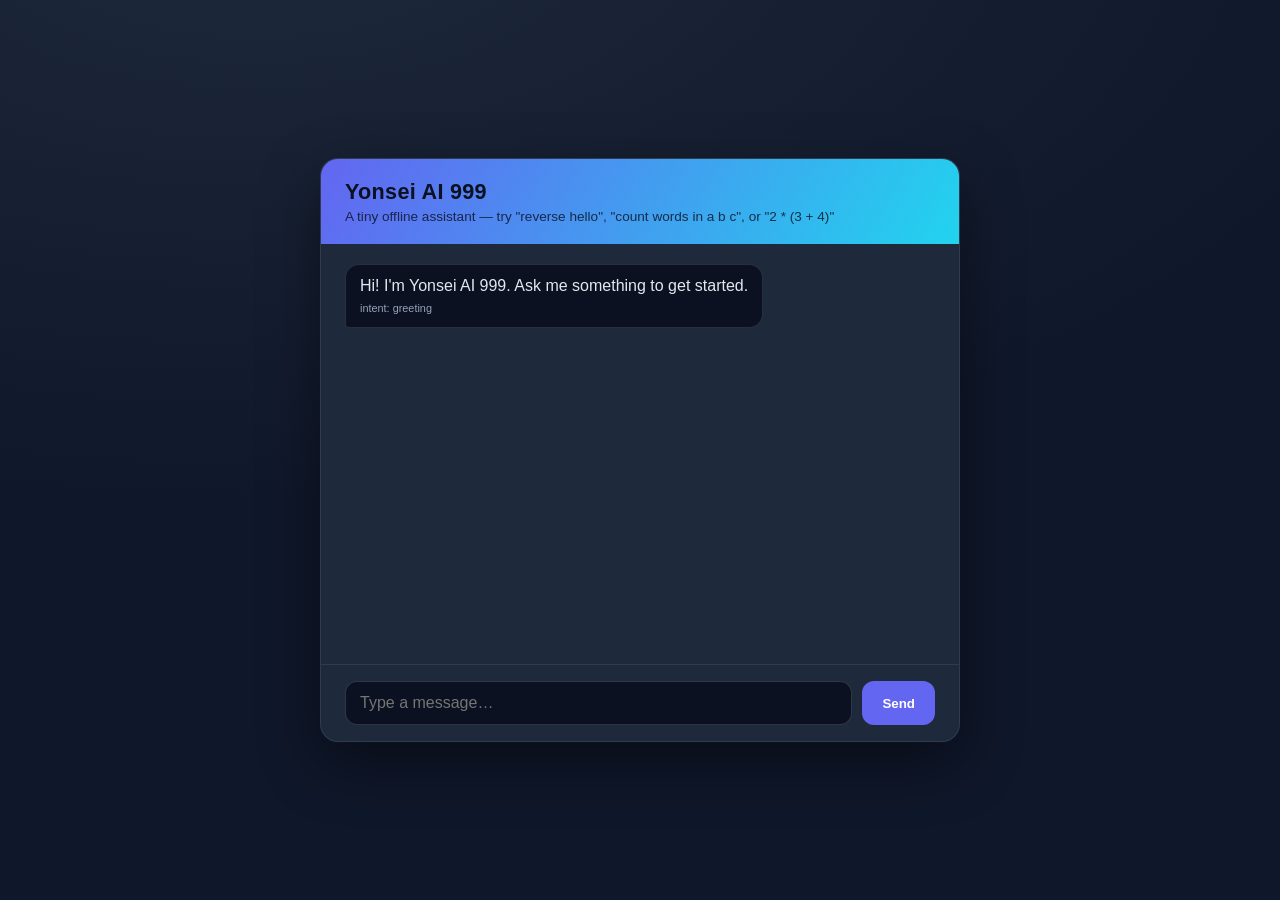
<file: templates/index.html>
<!DOCTYPE html>
<html lang="en">
  <head>
    <meta charset="UTF-8" />
    <meta name="viewport" content="width=device-width, initial-scale=1.0" />
    <title>Yonsei AI 999</title>
    <style>
      :root {
        --bg: #0f172a;
        --panel: #1e293b;
        --accent: #6366f1;
        --accent-2: #22d3ee;
        --text: #e2e8f0;
        --muted: #94a3b8;
      }
      * { box-sizing: border-box; }
      body {
        margin: 0;
        font-family: -apple-system, BlinkMacSystemFont, "Segoe UI", Roboto, sans-serif;
        background: radial-gradient(1200px 600px at 20% -10%, #1e293b, var(--bg));
        color: var(--text);
        min-height: 100vh;
        display: flex;
        align-items: center;
        justify-content: center;
        padding: 24px;
      }
      .app {
        width: 100%;
        max-width: 640px;
        background: var(--panel);
        border-radius: 18px;
        box-shadow: 0 20px 60px rgba(0, 0, 0, 0.45);
        overflow: hidden;
        border: 1px solid rgba(148, 163, 184, 0.15);
      }
      header {
        padding: 20px 24px;
        background: linear-gradient(120deg, var(--accent), var(--accent-2));
        color: #0b1120;
      }
      header h1 { margin: 0; font-size: 1.35rem; letter-spacing: 0.3px; }
      header p { margin: 4px 0 0; font-size: 0.85rem; opacity: 0.8; }
      #log {
        height: 420px;
        overflow-y: auto;
        padding: 20px 24px;
        display: flex;
        flex-direction: column;
        gap: 12px;
      }
      .msg { max-width: 80%; padding: 10px 14px; border-radius: 14px; line-height: 1.4; white-space: pre-wrap; }
      .user { align-self: flex-end; background: var(--accent); color: #fff; border-bottom-right-radius: 4px; }
      .bot { align-self: flex-start; background: #0b1120; border: 1px solid rgba(148, 163, 184, 0.2); border-bottom-left-radius: 4px; }
      .intent { display: block; font-size: 0.68rem; color: var(--muted); margin-top: 4px; }
      form { display: flex; gap: 10px; padding: 16px 24px; border-top: 1px solid rgba(148, 163, 184, 0.15); }
      input {
        flex: 1;
        padding: 12px 14px;
        border-radius: 12px;
        border: 1px solid rgba(148, 163, 184, 0.25);
        background: #0b1120;
        color: var(--text);
        font-size: 1rem;
      }
      input:focus { outline: 2px solid var(--accent); }
      button {
        padding: 12px 20px;
        border: none;
        border-radius: 12px;
        background: var(--accent);
        color: #fff;
        font-weight: 600;
        cursor: pointer;
      }
      button:hover { filter: brightness(1.1); }
    </style>
  </head>
  <body>
    <div class="app">
      <header>
        <h1>Yonsei AI 999</h1>
        <p>A tiny offline assistant — try "reverse hello", "count words in a b c", or "2 * (3 + 4)"</p>
      </header>
      <div id="log">
        <div class="msg bot">Hi! I'm Yonsei AI 999. Ask me something to get started.<span class="intent">intent: greeting</span></div>
      </div>
      <form id="form">
        <input id="input" autocomplete="off" placeholder="Type a message…" />
        <button type="submit">Send</button>
      </form>
    </div>

    <script>
      const log = document.getElementById("log");
      const form = document.getElementById("form");
      const input = document.getElementById("input");

      function add(text, cls, intent) {
        const el = document.createElement("div");
        el.className = `msg ${cls}`;
        el.textContent = text;
        if (intent) {
          const tag = document.createElement("span");
          tag.className = "intent";
          tag.textContent = `intent: ${intent}`;
          el.appendChild(tag);
        }
        log.appendChild(el);
        log.scrollTop = log.scrollHeight;
      }

      form.addEventListener("submit", async (e) => {
        e.preventDefault();
        const message = input.value.trim();
        if (!message) return;
        add(message, "user");
        input.value = "";
        try {
          const res = await fetch("/api/chat", {
            method: "POST",
            headers: { "Content-Type": "application/json" },
            body: JSON.stringify({ message }),
          });
          const data = await res.json();
          if (data.error) {
            add(`Error: ${data.error}`, "bot");
          } else {
            add(data.reply, "bot", data.intent);
          }
        } catch (err) {
          add(`Network error: ${err}`, "bot");
        }
      });
    </script>
  </body>
</html>
</file>
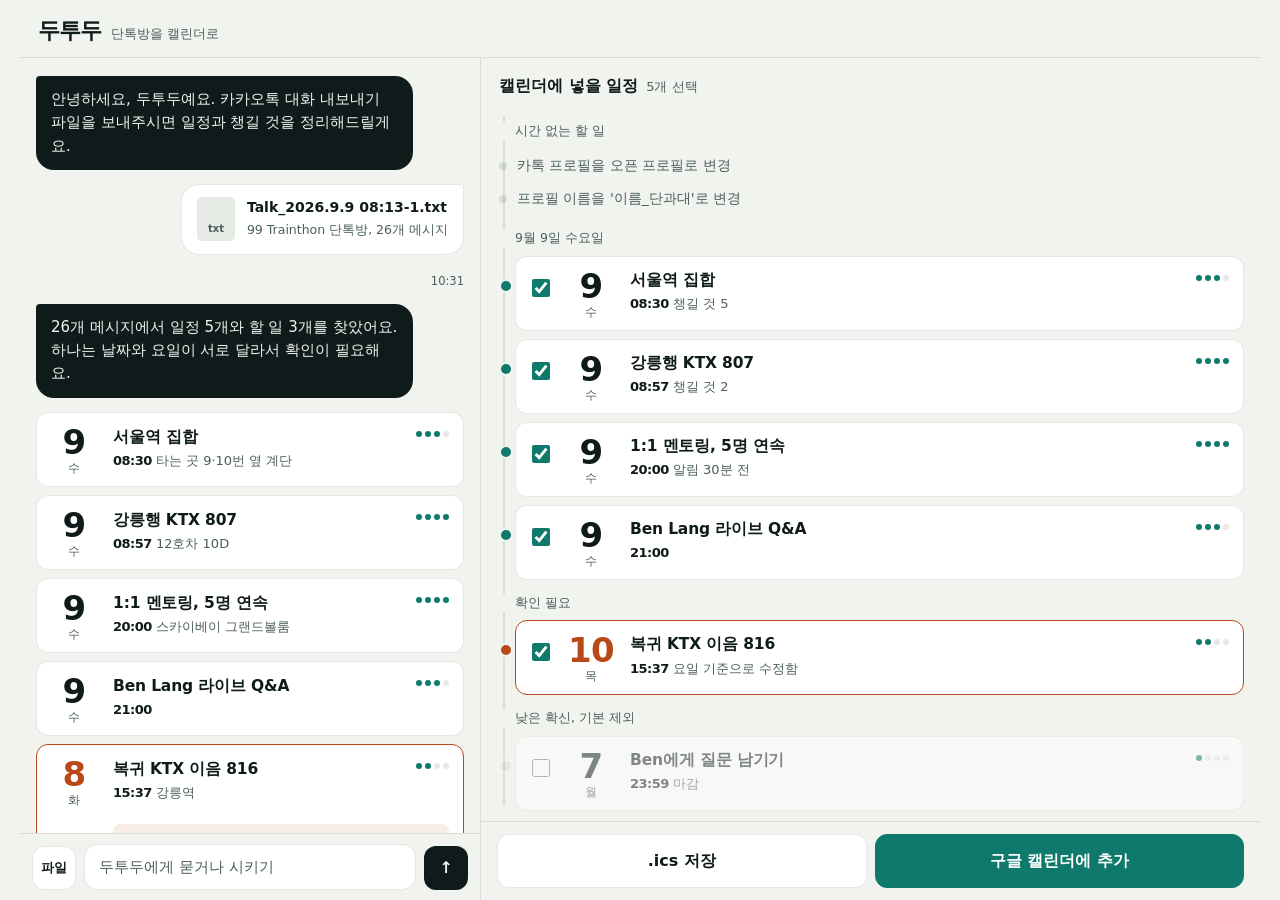
<file: design/mockup.html>
<!DOCTYPE html>
<html lang="ko">
<head>
<meta charset="UTF-8">
<meta name="viewport" content="width=device-width, initial-scale=1, viewport-fit=cover">
<title>두투두 — 목업 v2</title>
<style>
:root{
  --bg:#F1F3EF; --paper:#FFFFFF; --ink:#0E1B1A; --ink-2:#4B5F5D; --hair:rgba(14,27,26,.10);
  --bot:#0E1B1A; --bot-ink:#F1F3EF; --teal:#0F7A6C; --teal-soft:rgba(15,122,108,.10);
  --coral:#B84A1A; --coral-soft:rgba(184,74,26,.10); --chat-q:#E6EBE6;
  --font:"Apple SD Gothic Neo","Pretendard","Malgun Gothic","Noto Sans KR",system-ui,sans-serif;
}
*{box-sizing:border-box}
html,body{margin:0;height:100%;background:var(--bg);color:var(--ink);font-family:var(--font);line-height:1.5;-webkit-font-smoothing:antialiased}
button{font:inherit;cursor:pointer;color:inherit}
.num{font-variant-numeric:tabular-nums;letter-spacing:-.04em}

/* ---- shell ---- */
.shell{height:100dvh;display:grid;grid-template-rows:auto 1fr auto}
@media(min-width:900px){
  .shell{grid-template-columns:minmax(380px,460px) 1fr;grid-template-rows:auto 1fr auto;max-width:1240px;margin:0 auto}
  .top{grid-column:1/-1}
  .board{display:flex!important;grid-row:2/4;grid-column:2;position:static!important;border-left:1px solid var(--hair)}
  .board .close{display:none}
}
.top{display:flex;align-items:center;justify-content:space-between;padding:14px 18px 10px;border-bottom:1px solid var(--hair)}
.wm{font-size:22px;font-weight:800;letter-spacing:-.05em}
.wm small{display:inline-block;margin-left:10px;font-size:12.5px;font-weight:500;color:var(--ink-2);letter-spacing:0}
.pill{border:1px solid var(--hair);background:var(--paper);border-radius:999px;padding:7px 12px;font-size:13px;font-weight:600}
.pill b{color:var(--teal)}
@media(min-width:900px){.pill{display:none}}

/* ---- chat ---- */
.chat{overflow-y:auto;padding:18px 16px 8px;display:flex;flex-direction:column;gap:14px;scroll-behavior:smooth}
.msg{max-width:88%;font-size:15px;line-height:1.55}
.msg.bot{align-self:flex-start;background:var(--bot);color:var(--bot-ink);padding:12px 15px;border-radius:4px 18px 18px 18px}
.msg.me{align-self:flex-end;background:var(--paper);border:1px solid var(--hair);padding:12px 15px;border-radius:18px 4px 18px 18px}
.msg.wide{max-width:100%;align-self:stretch;background:transparent;padding:0}
.stamp{font-size:11.5px;color:var(--ink-2);margin-top:4px}
.me + .stamp{align-self:flex-end}
.file{display:flex;gap:12px;align-items:center}
.file .ico{width:38px;height:44px;border-radius:5px;background:var(--chat-q);position:relative;flex:none}
.file .ico::after{content:"txt";position:absolute;bottom:5px;left:0;right:0;text-align:center;font-size:10px;font-weight:700;color:var(--ink-2)}
.file b{display:block;font-size:14px}
.file span{font-size:12.5px;color:var(--ink-2)}

/* event cards (inline + board) */
.ev{display:grid;grid-template-columns:54px 1fr auto;gap:12px;align-items:start;background:var(--paper);border:1px solid var(--hair);border-radius:12px;padding:12px 14px 12px 10px}
.ev + .ev{margin-top:8px}
.ev .d{text-align:center;line-height:1}
.ev .d .n{font-size:34px;font-weight:800;display:block}
.ev .d .w{font-size:12px;color:var(--ink-2);display:block;margin-top:3px}
.ev h4{margin:0;font-size:15.5px;font-weight:650;letter-spacing:-.01em}
.ev .sub{font-size:13px;color:var(--ink-2);margin-top:2px}
.ev .sub .t{color:var(--ink);font-weight:600}
.ev .conf{display:flex;gap:3px;padding-top:6px}
.ev .conf i{width:6px;height:6px;border-radius:50%;background:var(--teal)}
.ev .conf i.o{background:var(--hair)}
.ev.flag{border-color:var(--coral)}
.ev.flag .d .n{color:var(--coral)}
.ev .note{grid-column:2/-1;margin-top:6px;font-size:12.5px;color:var(--coral);background:var(--coral-soft);padding:6px 9px;border-radius:7px}
.ev.dim{opacity:.5}

/* checklist inside bot bubble */
.list{margin:10px 0 0;padding:0;list-style:none}
.list li{padding:8px 0;border-top:1px solid rgba(241,243,239,.14);display:flex;justify-content:space-between;gap:10px;align-items:flex-start;font-size:14.5px}
.list li .chg{display:block;font-size:12px;color:#F0B429;margin-top:2px}
.src{border:0;background:rgba(241,243,239,.12);color:var(--bot-ink);font-size:12px;font-weight:600;padding:3px 9px;border-radius:999px;white-space:nowrap;flex:none}
.q{display:none;grid-column:1/-1;margin-top:8px;padding:10px 12px;background:var(--chat-q);color:var(--ink);border-radius:4px 14px 14px 14px;font-size:13.5px}
.q.on{display:block}
.q .who{font-size:12px;color:var(--ink-2);margin-bottom:3px}
.q .who b{color:var(--ink)}
.q mark{background:var(--teal-soft);color:inherit;padding:0 2px;border-radius:3px}
.list li{flex-wrap:wrap}

/* chips */
.chips{display:flex;gap:8px;flex-wrap:wrap;padding:4px 0 0}
.chips button{border:1px solid var(--hair);background:var(--paper);border-radius:999px;padding:9px 13px;font-size:13.5px}

/* composer */
.compose{display:flex;gap:8px;align-items:flex-end;padding:10px 12px calc(10px + env(safe-area-inset-bottom));border-top:1px solid var(--hair);background:var(--bg)}
.compose .att{width:44px;height:44px;border-radius:12px;border:1px solid var(--hair);background:var(--paper);font-size:13px;font-weight:600;flex:none}
.compose .in{flex:1;min-height:44px;border-radius:14px;border:1px solid var(--hair);background:var(--paper);padding:11px 14px;font-size:15px;color:var(--ink-2)}
.compose .send{width:44px;height:44px;border-radius:12px;border:0;background:var(--ink);color:var(--bg);font-weight:800;flex:none}

/* board (right column / mobile overlay) */
.board{display:none;flex-direction:column;background:var(--bg);position:fixed;inset:0;z-index:30}
.board .bh{display:flex;justify-content:space-between;align-items:baseline;padding:16px 18px 10px}
.board .bh h2{margin:0;font-size:16px;font-weight:700}
.board .bh h2 small{font-weight:500;color:var(--ink-2);margin-left:8px;font-size:13px}
.board .close{border:0;background:transparent;font-size:14px;color:var(--ink-2)}
.board .bl{flex:1;overflow-y:auto;padding:0 16px 16px}
.board .ev{grid-template-columns:24px 54px 1fr auto;padding-left:12px}
.board .ev input{width:18px;height:18px;margin-top:10px;accent-color:var(--teal)}
.board .ba{display:flex;gap:8px;padding:12px 16px calc(12px + env(safe-area-inset-bottom));border-top:1px solid var(--hair)}
.board .ba button{flex:1;border-radius:12px;padding:14px;font-weight:700;border:1px solid var(--hair);background:var(--paper)}
.board .ba button.go{background:var(--teal);color:#fff;border-color:var(--teal)}
.board.open{display:flex}
.sec{font-size:12.5px;color:var(--ink-2);margin:14px 2px 8px}
/* timeline rail */
.board .bl{position:relative;padding-left:34px}
.board .bl::before{content:"";position:absolute;left:22px;top:8px;bottom:16px;width:2px;background:var(--hair)}
.board .ev{position:relative}
.board .ev::before{content:"";position:absolute;left:-17px;top:22px;width:10px;height:10px;border-radius:50%;background:var(--teal);border:2px solid var(--bg)}
.board .ev.flag::before{background:var(--coral)}
.board .ev.dim::before{background:var(--hair)}
.board .sec{position:relative;margin-left:-34px;padding-left:34px;background:var(--bg)}
.board .todo{position:relative;font-size:14px;color:var(--ink-2);padding:6px 0 6px 2px}
.board .todo::before{content:"";position:absolute;left:-16px;top:13px;width:8px;height:8px;border-radius:50%;background:var(--hair)}
</style>
</head>
<body>
<div class="shell">
  <div class="top">
    <div class="wm">두투두<small>단톡방을 캘린더로</small></div>
    <button class="pill" id="openBoard">일정 <b>5</b></button>
  </div>

  <main class="chat" id="chat">
    <div class="msg bot">안녕하세요, 두투두예요. 카카오톡 대화 내보내기 파일을 보내주시면 일정과 챙길 것을 정리해드릴게요.</div>

    <div class="msg me file"><div class="ico"></div><div><b>Talk_2026.9.9 08:13-1.txt</b><span>99 Trainthon 단톡방, 26개 메시지</span></div></div>
    <div class="stamp">10:31</div>

    <div class="msg bot">26개 메시지에서 일정 5개와 할 일 3개를 찾았어요. 하나는 날짜와 요일이 서로 달라서 확인이 필요해요.</div>
    <div class="msg wide">
      <div class="ev"><div class="d num"><span class="n">9</span><span class="w">수</span></div><div><h4>서울역 집합</h4><div class="sub"><span class="t num">08:30</span> 타는 곳 9·10번 옆 계단</div></div><div class="conf"><i></i><i></i><i></i><i class="o"></i></div></div>
      <div class="ev"><div class="d num"><span class="n">9</span><span class="w">수</span></div><div><h4>강릉행 KTX 807</h4><div class="sub"><span class="t num">08:57</span> 12호차 10D</div></div><div class="conf"><i></i><i></i><i></i><i></i></div></div>
      <div class="ev"><div class="d num"><span class="n">9</span><span class="w">수</span></div><div><h4>1:1 멘토링, 5명 연속</h4><div class="sub"><span class="t num">20:00</span> 스카이베이 그랜드볼룸</div></div><div class="conf"><i></i><i></i><i></i><i></i></div></div>
      <div class="ev"><div class="d num"><span class="n">9</span><span class="w">수</span></div><div><h4>Ben Lang 라이브 Q&amp;A</h4><div class="sub"><span class="t num">21:00</span></div></div><div class="conf"><i></i><i></i><i></i><i class="o"></i></div></div>
      <div class="ev flag"><div class="d num"><span class="n">8</span><span class="w">화</span></div><div><h4>복귀 KTX 이음 816</h4><div class="sub"><span class="t num">15:37</span> 강릉역</div></div><div class="conf"><i></i><i></i><i class="o"></i><i class="o"></i></div>
        <div class="note">원문은 "9/8(목)"인데 9월 8일은 화요일이에요. 목요일이면 10일이 맞는지 확인해주세요.</div></div>
    </div>

    <div class="msg me">집합 때 뭐 챙겨야 해?</div>
    <div class="stamp">10:32</div>

    <div class="msg bot">서울역 집합에 챙길 것 5가지예요. 명찰은 오늘 아침에 안내가 바뀌었어요.
      <ul class="list">
        <li><span>명찰은 기차 안에서 배부<span class="chg">오늘 08:12에 변경됨. 원래는 지참</span></span><button class="src" data-q="q1">근거</button>
          <div class="q" id="q1"><div class="who"><b>정현채_운영진</b> 9/9 오전 8:12</div><mark>명찰은 짐이 좀 늦게와서 기차안에서 배부하겠습니다!</mark> 출석체크만 진행하고 자유롭게 움직이시다가 시간맞춰서 기차탑승 부탁드립니다!!</div></li>
        <li><span>후드집업 착용, 단체티</span><button class="src" data-q="q2">근거</button>
          <div class="q" id="q2"><div class="who"><b>정현채_운영진</b> 9/8 오후 4:44</div><mark>후드집업은 내일 모두 가져오셔야합니다!!</mark> 단체티이므로 모두 착용 부탁드립니다!!</div></li>
        <li><span>지정좌석 12호차 10D, 바꾸면 안 됨</span><button class="src" data-q="q3">근거</button>
          <div class="q" id="q3"><div class="who"><b>정현채_운영진</b> 9/7 오후 4:51</div>좌석에 따라 착석해주시고 … <mark>다른 자리에 앉으시면 절대 안됩니다.</mark></div></li>
        <li><span>Wi-Fi Trainthon_04, 비밀번호 trainthon999!</span><button class="src" data-q="q4">근거</button>
          <div class="q" id="q4"><div class="who"><b>오선주_운영진</b> 9/8 오전 11:11</div><mark>라우터 4 : Trainthon_04 / trainthon999!</mark></div></li>
        <li><span>출석체크 08:00부터, 08:35에 마감</span><button class="src" data-q="q5">근거</button>
          <div class="q" id="q5"><div class="who"><b>정현채_운영진</b> 9/8 오후 3:19</div><mark>8시부터 출석체크시작</mark> … 지정된 장소에서 <mark>출석체크 마감시간은 8:35분</mark>입니다.</div></li>
      </ul>
    </div>

    <div class="chips" id="chips">
      <button data-a="a1">복귀 KTX 요일이 왜 이상해?</button>
      <button data-a="a2">멘토링 30분 전에 알림 넣어줘</button>
      <button data-a="a3">전부 구글 캘린더에 넣어줘</button>
    </div>
  </main>

  <div class="compose">
    <button class="att">파일</button>
    <div class="in">두투두에게 묻거나 시키기</div>
    <button class="send">↑</button>
  </div>

  <aside class="board" id="board">
    <div class="bh"><h2>캘린더에 넣을 일정<small>5개 선택</small></h2><button class="close" id="closeBoard">닫기</button></div>
    <div class="bl">
      <div class="sec">시간 없는 할 일</div>
      <div class="todo">카톡 프로필을 오픈 프로필로 변경</div>
      <div class="todo">프로필 이름을 '이름_단과대'로 변경</div>
      <div class="sec">9월 9일 수요일</div>
      <div class="ev"><input type="checkbox" checked><div class="d num"><span class="n">9</span><span class="w">수</span></div><div><h4>서울역 집합</h4><div class="sub"><span class="t num">08:30</span> 챙길 것 5</div></div><div class="conf"><i></i><i></i><i></i><i class="o"></i></div></div>
      <div class="ev"><input type="checkbox" checked><div class="d num"><span class="n">9</span><span class="w">수</span></div><div><h4>강릉행 KTX 807</h4><div class="sub"><span class="t num">08:57</span> 챙길 것 2</div></div><div class="conf"><i></i><i></i><i></i><i></i></div></div>
      <div class="ev"><input type="checkbox" checked><div class="d num"><span class="n">9</span><span class="w">수</span></div><div><h4>1:1 멘토링, 5명 연속</h4><div class="sub"><span class="t num">20:00</span> 알림 30분 전</div></div><div class="conf"><i></i><i></i><i></i><i></i></div></div>
      <div class="ev"><input type="checkbox" checked><div class="d num"><span class="n">9</span><span class="w">수</span></div><div><h4>Ben Lang 라이브 Q&amp;A</h4><div class="sub"><span class="t num">21:00</span></div></div><div class="conf"><i></i><i></i><i></i><i class="o"></i></div></div>
      <div class="sec">확인 필요</div>
      <div class="ev flag"><input type="checkbox" checked><div class="d num"><span class="n">10</span><span class="w">목</span></div><div><h4>복귀 KTX 이음 816</h4><div class="sub"><span class="t num">15:37</span> 요일 기준으로 수정함</div></div><div class="conf"><i></i><i></i><i class="o"></i><i class="o"></i></div></div>
      <div class="sec">낮은 확신, 기본 제외</div>
      <div class="ev dim"><input type="checkbox"><div class="d num"><span class="n">7</span><span class="w">월</span></div><div><h4>Ben에게 질문 남기기</h4><div class="sub"><span class="t num">23:59</span> 마감</div></div><div class="conf"><i></i><i class="o"></i><i class="o"></i><i class="o"></i></div></div>
    </div>
    <div class="ba"><button>.ics 저장</button><button class="go">구글 캘린더에 추가</button></div>
  </aside>
</div>

<script>
const chat=document.getElementById('chat');
const A={
 a1:['복귀 KTX 요일이 왜 이상해?','운영진이 9월 5일에 "9/8(목)"이라고 적었는데, 9월 8일은 화요일이고 목요일은 10일이에요. 돌아오는 날이 목요일이라는 다른 메시지가 있어서 10일이 맞을 확률이 높아요. 10일 15:37로 바꿔둘까요?'],
 a2:['멘토링 30분 전에 알림 넣어줘','1:1 멘토링에 19:30 알림을 붙였어요. 5명 연속이라 첫 번째 진대연 멘토 기준이에요.'],
 a3:['전부 구글 캘린더에 넣어줘','선택된 5개 일정을 구글 캘린더에 추가했어요. 각 일정 설명에 챙길 것과 근거 메시지를 함께 넣었으니 알림이 뜨면 바로 확인할 수 있어요.']
};
function add(cls,html){const d=document.createElement('div');d.className='msg '+cls;d.innerHTML=html;chat.insertBefore(d,document.getElementById('chips'));}
document.querySelectorAll('[data-a]').forEach(b=>b.addEventListener('click',()=>{
  const [q,a]=A[b.dataset.a]; add('me',q); setTimeout(()=>{add('bot',a);chat.scrollTop=chat.scrollHeight},350); b.remove(); chat.scrollTop=chat.scrollHeight;
}));
document.querySelectorAll('[data-q]').forEach(b=>b.addEventListener('click',()=>{const q=document.getElementById(b.dataset.q);const on=q.classList.toggle('on');b.textContent=on?'닫기':'근거';}));
document.getElementById('openBoard').onclick=()=>document.getElementById('board').classList.add('open');
document.getElementById('closeBoard').onclick=()=>document.getElementById('board').classList.remove('open');
</script>
</body>
</html>
</file>
